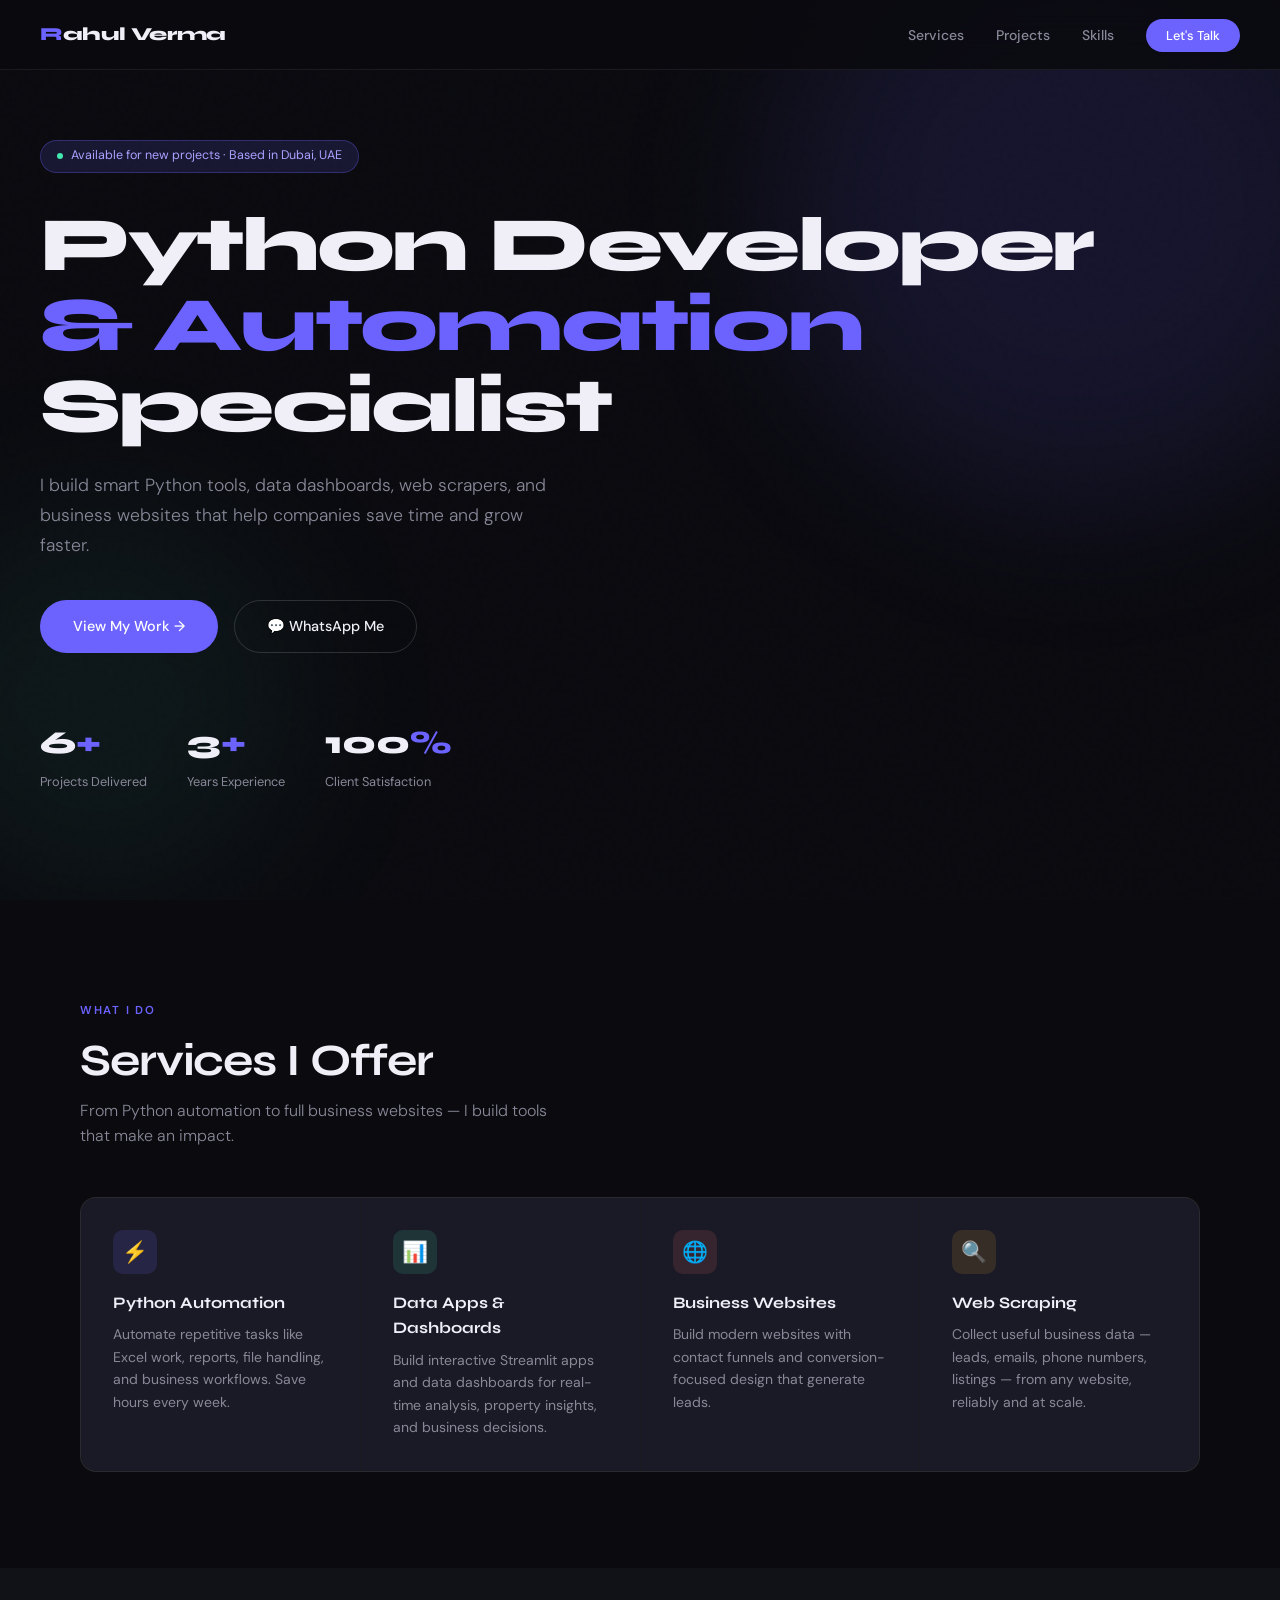
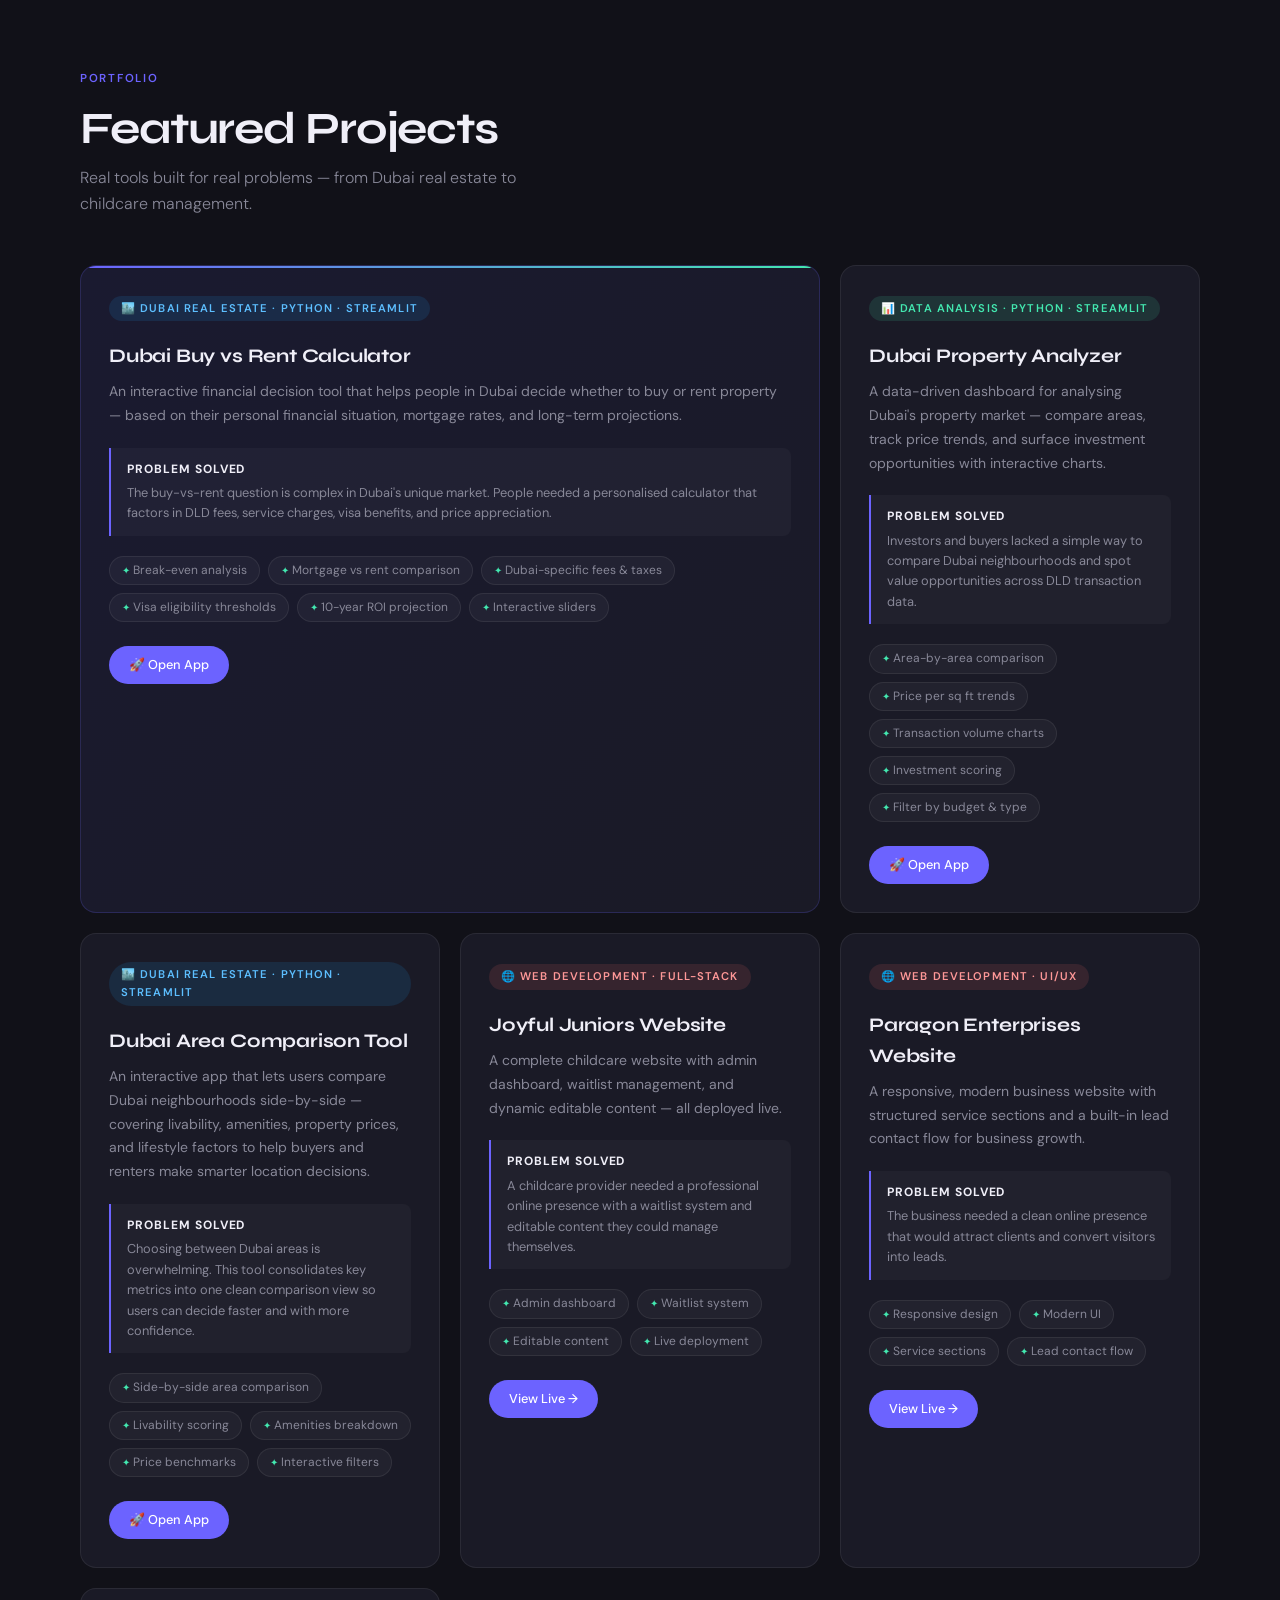
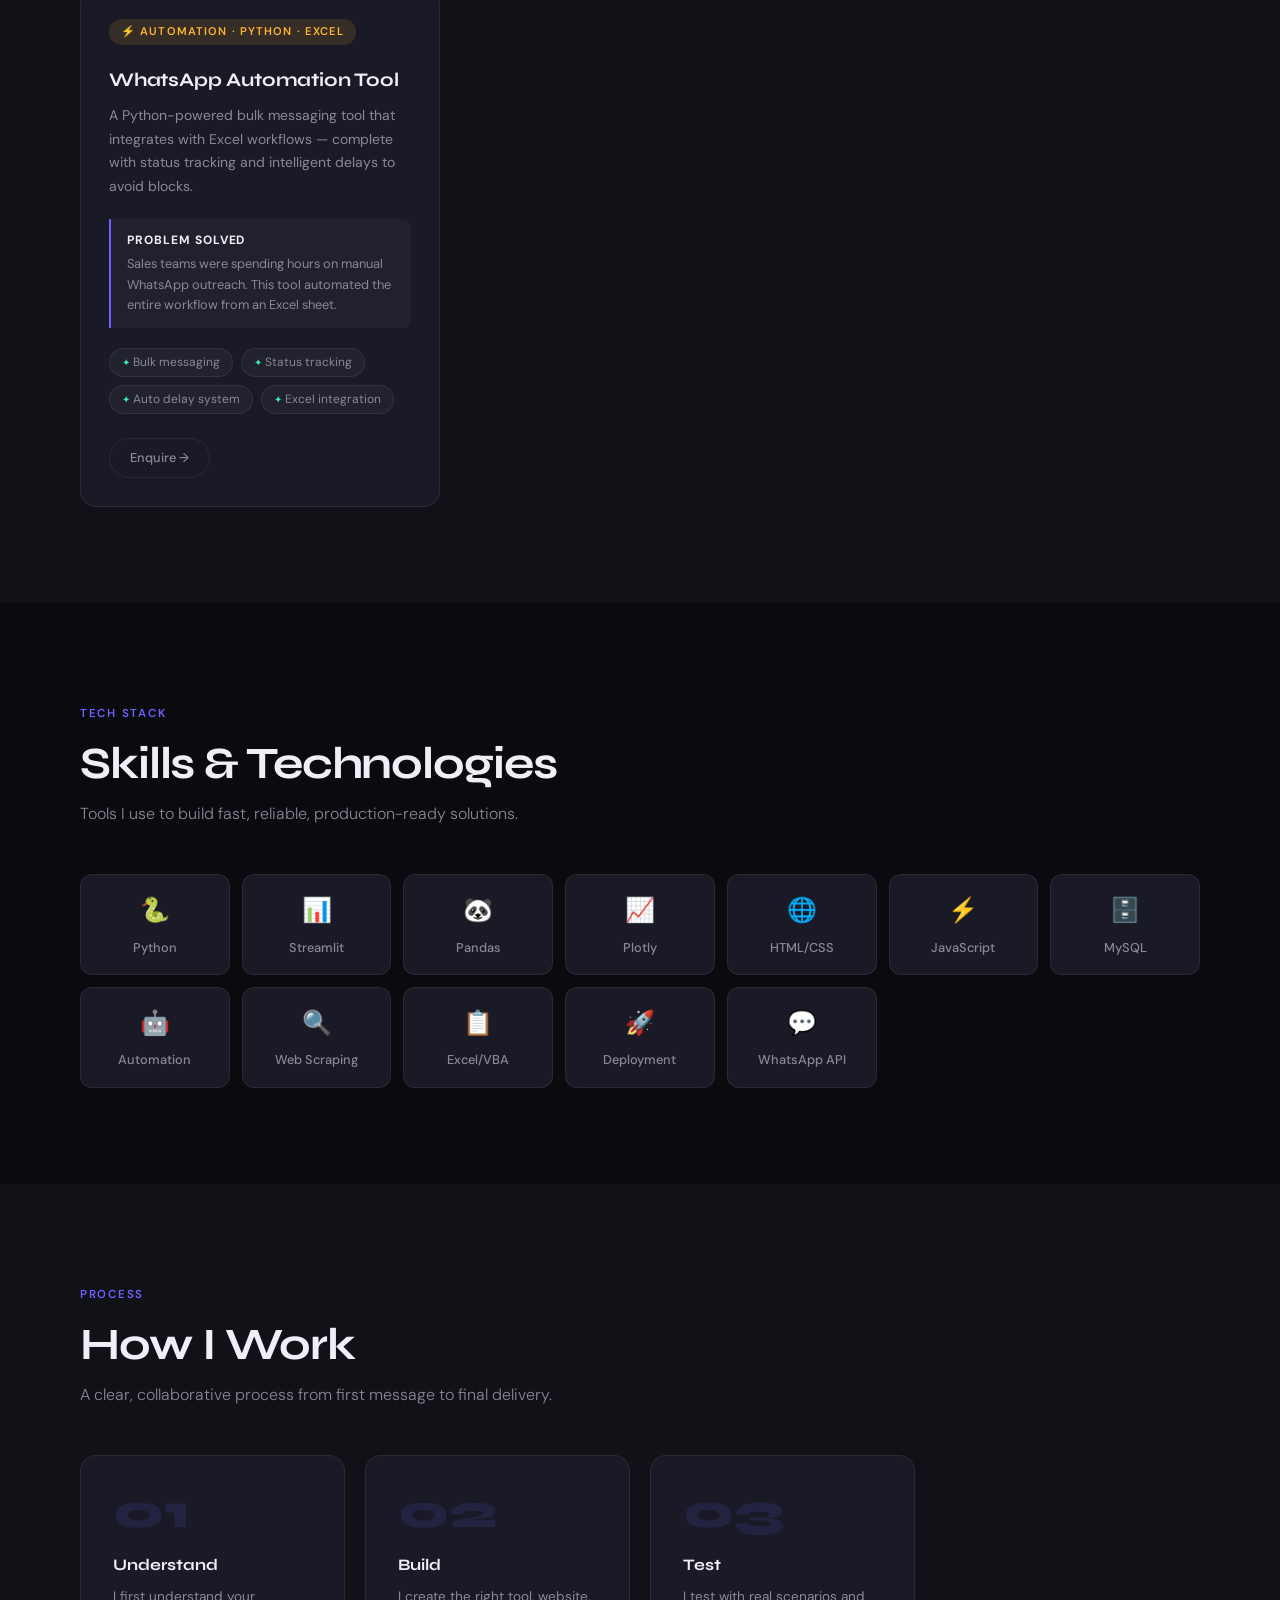
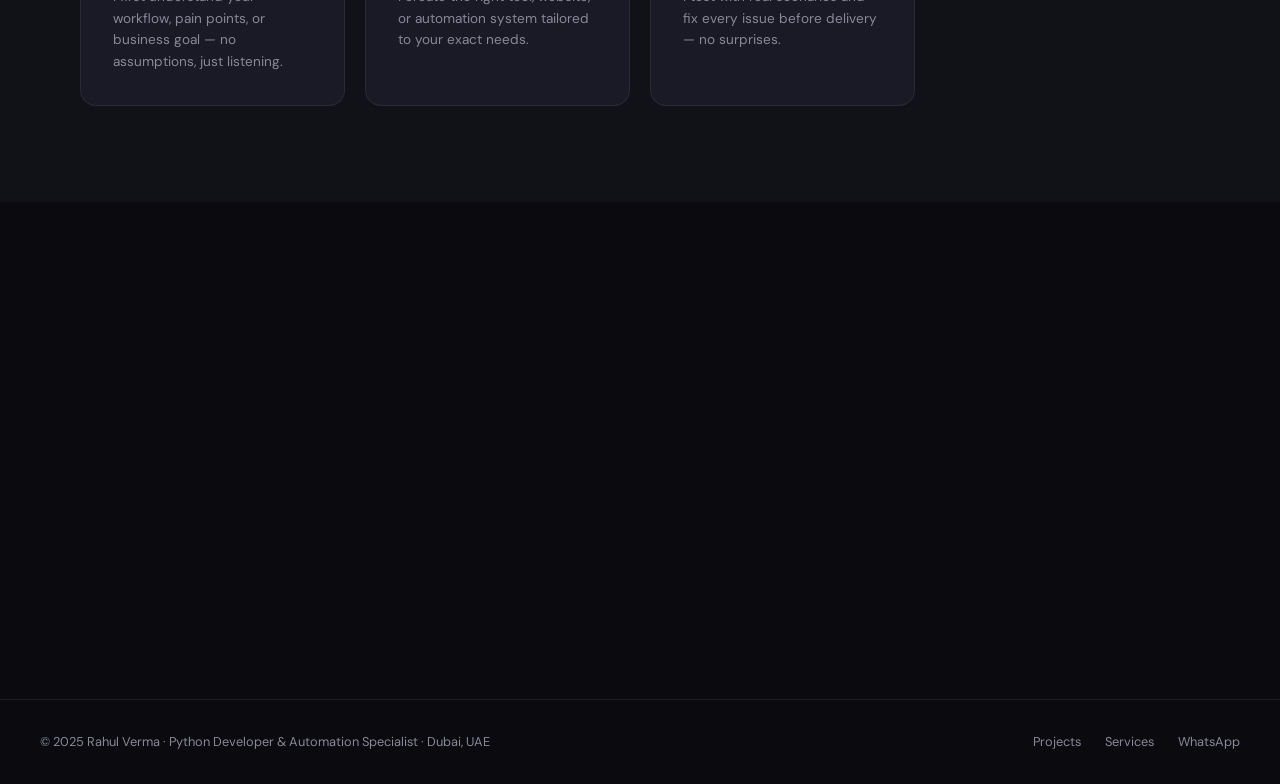
<file: index.html>
<!DOCTYPE html>
<html lang="en">
<head>
<meta charset="UTF-8">
<meta name="viewport" content="width=device-width, initial-scale=1.0">
<title>Rahul Verma | Python Developer & Automation Specialist</title>
<meta name="description" content="Rahul Verma builds Python automation tools, websites, scraping systems and custom business solutions for companies that want to save time and grow faster.">
<link rel="preconnect" href="https://fonts.googleapis.com">
<link rel="preconnect" href="https://fonts.gstatic.com" crossorigin>
<link href="https://fonts.googleapis.com/css2?family=Syne:wght@400;600;700;800&family=DM+Sans:wght@300;400;500&display=swap" rel="stylesheet">
<style>
  :root {
    --bg: #0a0a0f;
    --bg2: #111118;
    --bg3: #16161f;
    --card: #1a1a26;
    --border: rgba(255,255,255,0.07);
    --border-hover: rgba(255,255,255,0.15);
    --text: #f0eff8;
    --muted: #888898;
    --accent: #6c63ff;
    --accent2: #ff6b6b;
    --accent3: #43e8b0;
    --accent-glow: rgba(108,99,255,0.15);
  }

  * { margin: 0; padding: 0; box-sizing: border-box; }

  html { scroll-behavior: smooth; }

  body {
    background: var(--bg);
    color: var(--text);
    font-family: 'DM Sans', sans-serif;
    font-weight: 400;
    line-height: 1.6;
    overflow-x: hidden;
  }

  /* ── NOISE TEXTURE OVERLAY ── */
  body::before {
    content: '';
    position: fixed; inset: 0;
    background-image: url("data:image/svg+xml,%3Csvg viewBox='0 0 200 200' xmlns='http://www.w3.org/2000/svg'%3E%3Cfilter id='n'%3E%3CfeTurbulence type='fractalNoise' baseFrequency='0.9' numOctaves='4' stitchTiles='stitch'/%3E%3C/filter%3E%3Crect width='100%25' height='100%25' filter='url(%23n)' opacity='0.04'/%3E%3C/svg%3E");
    pointer-events: none;
    z-index: 0;
    opacity: 0.4;
  }

  /* ── NAV ── */
  nav {
    position: fixed; top: 0; left: 0; right: 0;
    z-index: 100;
    padding: 1.25rem 2.5rem;
    display: flex; align-items: center; justify-content: space-between;
    background: rgba(10,10,15,0.85);
    backdrop-filter: blur(16px);
    border-bottom: 1px solid var(--border);
  }

  .nav-logo {
    font-family: 'Syne', sans-serif;
    font-weight: 800;
    font-size: 1.15rem;
    letter-spacing: -0.02em;
    color: var(--text);
    text-decoration: none;
  }

  .nav-logo span { color: var(--accent); }

  nav ul { list-style: none; display: flex; gap: 2rem; align-items: center; }
  nav a { color: var(--muted); text-decoration: none; font-size: 0.875rem; font-weight: 500; transition: color 0.2s; }
  nav a:hover { color: var(--text); }

  .nav-cta {
    background: var(--accent) !important;
    color: white !important;
    padding: 0.5rem 1.25rem;
    border-radius: 100px;
    font-size: 0.8rem !important;
    transition: opacity 0.2s !important;
  }
  .nav-cta:hover { opacity: 0.85; color: white !important; }

  /* ── HERO ── */
  .hero {
    position: relative;
    min-height: 100vh;
    display: flex; align-items: center;
    padding: 6rem 2.5rem 4rem;
    overflow: hidden;
  }

  .hero-orb {
    position: absolute;
    border-radius: 50%;
    filter: blur(80px);
    pointer-events: none;
  }
  .hero-orb-1 {
    width: 600px; height: 600px;
    background: rgba(108,99,255,0.12);
    top: -100px; right: -100px;
  }
  .hero-orb-2 {
    width: 400px; height: 400px;
    background: rgba(67,232,176,0.06);
    bottom: 0; left: -100px;
  }

  .hero-inner {
    position: relative; z-index: 1;
    max-width: 1200px; margin: 0 auto;
    width: 100%;
  }

  .hero-badge {
    display: inline-flex; align-items: center; gap: 0.5rem;
    background: var(--accent-glow);
    border: 1px solid rgba(108,99,255,0.3);
    padding: 0.35rem 1rem;
    border-radius: 100px;
    font-size: 0.78rem;
    color: #a8a2ff;
    margin-bottom: 2rem;
    animation: fadeUp 0.6s ease both;
  }

  .badge-dot {
    width: 6px; height: 6px;
    background: var(--accent3);
    border-radius: 50%;
    animation: pulse 2s infinite;
  }

  @keyframes pulse {
    0%, 100% { opacity: 1; transform: scale(1); }
    50% { opacity: 0.5; transform: scale(0.8); }
  }

  h1 {
    font-family: 'Syne', sans-serif;
    font-weight: 800;
    font-size: clamp(2.8rem, 6vw, 5rem);
    line-height: 1.05;
    letter-spacing: -0.03em;
    margin-bottom: 1.5rem;
    animation: fadeUp 0.6s 0.1s ease both;
  }

  h1 .line2 { color: var(--accent); }

  .hero-sub {
    font-size: 1.1rem;
    color: var(--muted);
    max-width: 520px;
    line-height: 1.7;
    margin-bottom: 2.5rem;
    font-weight: 300;
    animation: fadeUp 0.6s 0.2s ease both;
  }

  .hero-actions {
    display: flex; gap: 1rem; flex-wrap: wrap;
    animation: fadeUp 0.6s 0.3s ease both;
  }

  .btn-primary {
    display: inline-flex; align-items: center; gap: 0.5rem;
    background: var(--accent);
    color: white;
    text-decoration: none;
    padding: 0.85rem 2rem;
    border-radius: 100px;
    font-weight: 500;
    font-size: 0.9rem;
    transition: all 0.2s;
    border: 1px solid transparent;
  }
  .btn-primary:hover { background: #7c74ff; transform: translateY(-1px); }

  .btn-secondary {
    display: inline-flex; align-items: center; gap: 0.5rem;
    background: transparent;
    color: var(--text);
    text-decoration: none;
    padding: 0.85rem 2rem;
    border-radius: 100px;
    font-weight: 500;
    font-size: 0.9rem;
    border: 1px solid var(--border-hover);
    transition: all 0.2s;
  }
  .btn-secondary:hover { border-color: rgba(255,255,255,0.3); background: rgba(255,255,255,0.04); }

  .hero-stats {
    display: flex; gap: 2.5rem; margin-top: 4rem;
    animation: fadeUp 0.6s 0.4s ease both;
  }

  .stat-num {
    font-family: 'Syne', sans-serif;
    font-size: 2rem; font-weight: 800;
    color: var(--text);
  }
  .stat-num span { color: var(--accent); }
  .stat-label { font-size: 0.8rem; color: var(--muted); margin-top: 0.25rem; }

  @keyframes fadeUp {
    from { opacity: 0; transform: translateY(20px); }
    to { opacity: 1; transform: translateY(0); }
  }

  /* ── SECTIONS ── */
  section { position: relative; z-index: 1; }

  .section-inner {
    max-width: 1200px;
    margin: 0 auto;
    padding: 6rem 2.5rem;
  }

  .section-label {
    display: inline-block;
    font-size: 0.72rem;
    font-weight: 600;
    letter-spacing: 0.15em;
    text-transform: uppercase;
    color: var(--accent);
    margin-bottom: 1rem;
  }

  h2 {
    font-family: 'Syne', sans-serif;
    font-size: clamp(1.8rem, 3.5vw, 2.8rem);
    font-weight: 700;
    letter-spacing: -0.025em;
    margin-bottom: 0.75rem;
    line-height: 1.1;
  }

  .section-sub {
    color: var(--muted);
    font-size: 1rem;
    max-width: 480px;
    margin-bottom: 3rem;
    font-weight: 300;
  }

  /* ── SERVICES ── */
  .services-grid {
    display: grid;
    grid-template-columns: repeat(auto-fit, minmax(240px, 1fr));
    gap: 1px;
    background: var(--border);
    border: 1px solid var(--border);
    border-radius: 16px;
    overflow: hidden;
  }

  .service-card {
    background: var(--card);
    padding: 2rem;
    transition: background 0.2s;
  }
  .service-card:hover { background: #1e1e2e; }

  .service-icon {
    width: 44px; height: 44px;
    border-radius: 10px;
    display: flex; align-items: center; justify-content: center;
    font-size: 1.3rem;
    margin-bottom: 1rem;
  }
  .icon-purple { background: rgba(108,99,255,0.15); }
  .icon-teal   { background: rgba(67,232,176,0.12); }
  .icon-coral  { background: rgba(255,107,107,0.12); }
  .icon-amber  { background: rgba(255,180,50,0.12); }

  .service-card h3 {
    font-family: 'Syne', sans-serif;
    font-size: 1rem; font-weight: 700;
    margin-bottom: 0.5rem;
  }

  .service-card p { font-size: 0.875rem; color: var(--muted); line-height: 1.6; }

  /* ── PROJECTS ── */
  #projects { background: var(--bg2); }

  .projects-grid {
    display: grid;
    grid-template-columns: repeat(auto-fit, minmax(340px, 1fr));
    gap: 1.25rem;
  }

  .project-card {
    background: var(--card);
    border: 1px solid var(--border);
    border-radius: 16px;
    padding: 1.75rem;
    transition: all 0.25s;
    position: relative;
    overflow: hidden;
  }
  .project-card::before {
    content: '';
    position: absolute; top: 0; left: 0; right: 0; height: 2px;
    background: linear-gradient(90deg, var(--accent), var(--accent3));
    opacity: 0;
    transition: opacity 0.25s;
  }
  .project-card:hover {
    border-color: var(--border-hover);
    transform: translateY(-3px);
  }
  .project-card:hover::before { opacity: 1; }

  .project-card.featured {
    grid-column: span 2;
    background: linear-gradient(135deg, #1a1a30 0%, #1a1a26 100%);
    border-color: rgba(108,99,255,0.2);
  }
  .project-card.featured::before { opacity: 1; }

  @media (max-width: 768px) {
    .project-card.featured { grid-column: span 1; }
  }

  .project-tag {
    display: inline-block;
    font-size: 0.7rem;
    font-weight: 600;
    letter-spacing: 0.1em;
    text-transform: uppercase;
    padding: 0.25rem 0.75rem;
    border-radius: 100px;
    margin-bottom: 1.25rem;
  }
  .tag-python   { background: rgba(108,99,255,0.15); color: #a8a2ff; }
  .tag-data     { background: rgba(67,232,176,0.12); color: #43e8b0; }
  .tag-web      { background: rgba(255,107,107,0.12); color: #ff9898; }
  .tag-auto     { background: rgba(255,180,50,0.12); color: #ffb432; }
  .tag-dubai    { background: rgba(30,160,255,0.12); color: #5dbfff; }

  .project-card h3 {
    font-family: 'Syne', sans-serif;
    font-size: 1.2rem; font-weight: 700;
    margin-bottom: 0.5rem;
    letter-spacing: -0.01em;
  }

  .project-desc { font-size: 0.875rem; color: var(--muted); margin-bottom: 1.25rem; line-height: 1.7; }

  .project-problem {
    background: rgba(255,255,255,0.03);
    border-left: 2px solid var(--accent);
    padding: 0.75rem 1rem;
    border-radius: 0 8px 8px 0;
    font-size: 0.8rem;
    color: var(--muted);
    margin-bottom: 1.25rem;
    line-height: 1.6;
  }
  .project-problem strong { color: var(--text); display: block; margin-bottom: 0.25rem; font-size: 0.75rem; text-transform: uppercase; letter-spacing: 0.08em; }

  .feature-list {
    list-style: none;
    display: flex; flex-wrap: wrap; gap: 0.5rem;
    margin-bottom: 1.5rem;
  }
  .feature-list li {
    font-size: 0.75rem;
    color: var(--muted);
    background: rgba(255,255,255,0.04);
    border: 1px solid var(--border);
    padding: 0.25rem 0.75rem;
    border-radius: 100px;
  }
  .feature-list li::before { content: '✦ '; font-size: 0.6rem; color: var(--accent3); }

  .project-links { display: flex; gap: 0.75rem; }

  .link-primary {
    display: inline-flex; align-items: center; gap: 0.4rem;
    background: var(--accent);
    color: white;
    text-decoration: none;
    padding: 0.55rem 1.25rem;
    border-radius: 100px;
    font-size: 0.8rem;
    font-weight: 500;
    transition: all 0.2s;
  }
  .link-primary:hover { background: #7c74ff; }

  .link-ghost {
    display: inline-flex; align-items: center; gap: 0.4rem;
    background: transparent;
    color: var(--muted);
    text-decoration: none;
    padding: 0.55rem 1.25rem;
    border-radius: 100px;
    font-size: 0.8rem;
    font-weight: 500;
    border: 1px solid var(--border);
    transition: all 0.2s;
  }
  .link-ghost:hover { border-color: var(--border-hover); color: var(--text); }

  /* ── SKILLS ── */
  .skills-section { background: var(--bg); }

  .skills-grid {
    display: grid;
    grid-template-columns: repeat(auto-fit, minmax(140px, 1fr));
    gap: 0.75rem;
  }

  .skill-chip {
    background: var(--card);
    border: 1px solid var(--border);
    border-radius: 12px;
    padding: 1rem;
    text-align: center;
    font-size: 0.8rem;
    color: var(--muted);
    font-weight: 500;
    transition: all 0.2s;
  }
  .skill-chip:hover { border-color: var(--border-hover); color: var(--text); background: #1e1e2e; }
  .skill-chip .skill-icon { font-size: 1.5rem; margin-bottom: 0.5rem; display: block; }

  /* ── HOW I WORK ── */
  .process-section { background: var(--bg2); }

  .process-steps {
    display: grid;
    grid-template-columns: repeat(auto-fit, minmax(200px, 1fr));
    gap: 1.25rem;
    position: relative;
  }

  .process-step {
    background: var(--card);
    border: 1px solid var(--border);
    border-radius: 16px;
    padding: 2rem;
  }

  .step-num {
    font-family: 'Syne', sans-serif;
    font-size: 3rem; font-weight: 800;
    color: rgba(108,99,255,0.12);
    line-height: 1;
    margin-bottom: 1rem;
  }

  .process-step h3 {
    font-family: 'Syne', sans-serif;
    font-size: 1rem; font-weight: 700;
    margin-bottom: 0.5rem;
  }
  .process-step p { font-size: 0.85rem; color: var(--muted); line-height: 1.6; }

  /* ── CTA ── */
  .cta-section {
    background: var(--bg);
    text-align: center;
  }

  .cta-box {
    background: linear-gradient(135deg, #16162a 0%, #1a1a26 100%);
    border: 1px solid rgba(108,99,255,0.2);
    border-radius: 24px;
    padding: 4rem 2rem;
    position: relative;
    overflow: hidden;
  }

  .cta-box::before {
    content: '';
    position: absolute;
    top: -50%; left: 50%;
    transform: translateX(-50%);
    width: 500px; height: 500px;
    background: rgba(108,99,255,0.06);
    border-radius: 50%;
    filter: blur(60px);
  }

  .cta-box h2 { font-size: clamp(1.8rem, 4vw, 2.8rem); margin-bottom: 1rem; position: relative; }
  .cta-box p { color: var(--muted); margin-bottom: 2rem; font-size: 1rem; position: relative; }

  .cta-actions { display: flex; gap: 1rem; justify-content: center; flex-wrap: wrap; position: relative; }

  /* ── FOOTER ── */
  footer {
    background: var(--bg);
    border-top: 1px solid var(--border);
    padding: 2rem 2.5rem;
    display: flex;
    align-items: center; justify-content: space-between;
    flex-wrap: wrap; gap: 1rem;
  }

  footer p { font-size: 0.8rem; color: var(--muted); }
  .footer-links { display: flex; gap: 1.5rem; }
  .footer-links a { font-size: 0.8rem; color: var(--muted); text-decoration: none; transition: color 0.2s; }
  .footer-links a:hover { color: var(--text); }

  /* ── SCROLL REVEAL ── */
  .reveal {
    opacity: 0;
    transform: translateY(24px);
    transition: opacity 0.6s ease, transform 0.6s ease;
  }
  .reveal.visible {
    opacity: 1;
    transform: translateY(0);
  }

  /* ── RESPONSIVE ── */
  @media (max-width: 640px) {
    nav ul { display: none; }
    .hero { padding: 5rem 1.5rem 3rem; }
    .section-inner { padding: 4rem 1.5rem; }
    .hero-stats { gap: 1.5rem; }
    footer { flex-direction: column; text-align: center; }
  }
</style>
  <!-- Google tag (gtag.js) -->
<script async src="https://www.googletagmanager.com/gtag/js?id=G-6VPGC5BE22"></script>
<script>
  window.dataLayer = window.dataLayer || [];
  function gtag(){dataLayer.push(arguments);}
  gtag('js', new Date());
  gtag('config', 'G-6VPGC5BE22');
</script>
</head>
<body>

<!-- NAV -->
<nav>
  <a class="nav-logo" href="#"><span>R</span>ahul Verma</a>
  <ul>
    <li><a href="#services">Services</a></li>
    <li><a href="#projects">Projects</a></li>
    <li><a href="#skills">Skills</a></li>
    <li><a href="https://wa.me/971582361056?text=Hi Rahul, I saw your portfolio. I want to discuss a project." class="nav-cta">Let's Talk</a></li>
  </ul>
</nav>

<!-- HERO -->
<section class="hero">
  <div class="hero-orb hero-orb-1"></div>
  <div class="hero-orb hero-orb-2"></div>
  <div class="hero-inner">
    <div class="hero-badge">
      <span class="badge-dot"></span>
      Available for new projects · Based in Dubai, UAE
    </div>
    <h1>
      Python Developer<br>
      <span class="line2">&amp; Automation</span><br>
      Specialist
    </h1>
    <p class="hero-sub">
      I build smart Python tools, data dashboards, web scrapers, and business websites that help companies save time and grow faster.
    </p>
    <div class="hero-actions">
      <a href="#projects" class="btn-primary">View My Work →</a>
      <a href="https://wa.me/971582361056?text=Hi Rahul, I saw your portfolio. I want to discuss a project." class="btn-secondary">💬 WhatsApp Me</a>
    </div>
    <div class="hero-stats">
      <div>
        <div class="stat-num">6<span>+</span></div>
        <div class="stat-label">Projects Delivered</div>
      </div>
      <div>
        <div class="stat-num">3<span>+</span></div>
        <div class="stat-label">Years Experience</div>
      </div>
      <div>
        <div class="stat-num">100<span>%</span></div>
        <div class="stat-label">Client Satisfaction</div>
      </div>
    </div>
  </div>
</section>

<!-- SERVICES -->
<section id="services">
  <div class="section-inner">
    <span class="section-label reveal">What I Do</span>
    <h2 class="reveal">Services I Offer</h2>
    <p class="section-sub reveal">From Python automation to full business websites — I build tools that make an impact.</p>
    <div class="services-grid reveal">
      <div class="service-card">
        <div class="service-icon icon-purple">⚡</div>
        <h3>Python Automation</h3>
        <p>Automate repetitive tasks like Excel work, reports, file handling, and business workflows. Save hours every week.</p>
      </div>
      <div class="service-card">
        <div class="service-icon icon-teal">📊</div>
        <h3>Data Apps & Dashboards</h3>
        <p>Build interactive Streamlit apps and data dashboards for real-time analysis, property insights, and business decisions.</p>
      </div>
      <div class="service-card">
        <div class="service-icon icon-coral">🌐</div>
        <h3>Business Websites</h3>
        <p>Build modern websites with contact funnels and conversion-focused design that generate leads.</p>
      </div>
      <div class="service-card">
        <div class="service-icon icon-amber">🔍</div>
        <h3>Web Scraping</h3>
        <p>Collect useful business data — leads, emails, phone numbers, listings — from any website, reliably and at scale.</p>
      </div>
    </div>
  </div>
</section>

<!-- PROJECTS -->
<section id="projects">
  <div class="section-inner">
    <span class="section-label reveal">Portfolio</span>
    <h2 class="reveal">Featured Projects</h2>
    <p class="section-sub reveal">Real tools built for real problems — from Dubai real estate to childcare management.</p>

    <div class="projects-grid">

      <!-- PROJECT 1 — Dubai Buying vs Rental Calculator (FEATURED) -->
      <div class="project-card featured reveal">
        <span class="project-tag tag-dubai">🏙️ Dubai Real Estate · Python · Streamlit</span>
        <h3>Dubai Buy vs Rent Calculator</h3>
        <p class="project-desc">An interactive financial decision tool that helps people in Dubai decide whether to buy or rent property — based on their personal financial situation, mortgage rates, and long-term projections.</p>
        <div class="project-problem">
          <strong>Problem Solved</strong>
          The buy-vs-rent question is complex in Dubai's unique market. People needed a personalised calculator that factors in DLD fees, service charges, visa benefits, and price appreciation.
        </div>
        <ul class="feature-list">
          <li>Break-even analysis</li>
          <li>Mortgage vs rent comparison</li>
          <li>Dubai-specific fees & taxes</li>
          <li>Visa eligibility thresholds</li>
          <li>10-year ROI projection</li>
          <li>Interactive sliders</li>
        </ul>
        <div class="project-links">
          <a href="https://dubai-buying-rental-calculator-5dwwzerth54gcbuwrzfib9.streamlit.app/" target="_blank" class="link-primary">🚀 Open App</a>
        </div>
      </div>

      <!-- PROJECT 2 — Dubai Property Analyzer -->
      <div class="project-card reveal">
        <span class="project-tag tag-data">📊 Data Analysis · Python · Streamlit</span>
        <h3>Dubai Property Analyzer</h3>
        <p class="project-desc">A data-driven dashboard for analysing Dubai's property market — compare areas, track price trends, and surface investment opportunities with interactive charts.</p>
        <div class="project-problem">
          <strong>Problem Solved</strong>
          Investors and buyers lacked a simple way to compare Dubai neighbourhoods and spot value opportunities across DLD transaction data.
        </div>
        <ul class="feature-list">
          <li>Area-by-area comparison</li>
          <li>Price per sq ft trends</li>
          <li>Transaction volume charts</li>
          <li>Investment scoring</li>
          <li>Filter by budget & type</li>
        </ul>
        <div class="project-links">
          <a href="https://dubai-property-analyzer-dpqvkvunut6qz5nelomkqp.streamlit.app/" target="_blank" class="link-primary">🚀 Open App</a>
        </div>
      </div>

      <!-- PROJECT 3 — Dubai Area Comparison -->
      <div class="project-card reveal">
        <span class="project-tag tag-dubai">🏙️ Dubai Real Estate · Python · Streamlit</span>
        <h3>Dubai Area Comparison Tool</h3>
        <p class="project-desc">An interactive app that lets users compare Dubai neighbourhoods side-by-side — covering livability, amenities, property prices, and lifestyle factors to help buyers and renters make smarter location decisions.</p>
        <div class="project-problem">
          <strong>Problem Solved</strong>
          Choosing between Dubai areas is overwhelming. This tool consolidates key metrics into one clean comparison view so users can decide faster and with more confidence.
        </div>
        <ul class="feature-list">
          <li>Side-by-side area comparison</li>
          <li>Livability scoring</li>
          <li>Amenities breakdown</li>
          <li>Price benchmarks</li>
          <li>Interactive filters</li>
        </ul>
        <div class="project-links">
          <a href="https://dubai-area-comparison-qxacd3axcrwss2vwwebpub.streamlit.app/" target="_blank" class="link-primary">🚀 Open App</a>
        </div>
      </div>

      <!-- PROJECT 4 — Joyful Juniors -->
      <div class="project-card reveal">
        <span class="project-tag tag-web">🌐 Web Development · Full-Stack</span>
        <h3>Joyful Juniors Website</h3>
        <p class="project-desc">A complete childcare website with admin dashboard, waitlist management, and dynamic editable content — all deployed live.</p>
        <div class="project-problem">
          <strong>Problem Solved</strong>
          A childcare provider needed a professional online presence with a waitlist system and editable content they could manage themselves.
        </div>
        <ul class="feature-list">
          <li>Admin dashboard</li>
          <li>Waitlist system</li>
          <li>Editable content</li>
          <li>Live deployment</li>
        </ul>
        <div class="project-links">
          <a href="https://dayhome.therahulverma.com/" target="_blank" class="link-primary">View Live →</a>
        </div>
      </div>

      <!-- PROJECT 4 — Paragon Enterprises -->
      <div class="project-card reveal">
        <span class="project-tag tag-web">🌐 Web Development · UI/UX</span>
        <h3>Paragon Enterprises Website</h3>
        <p class="project-desc">A responsive, modern business website with structured service sections and a built-in lead contact flow for business growth.</p>
        <div class="project-problem">
          <strong>Problem Solved</strong>
          The business needed a clean online presence that would attract clients and convert visitors into leads.
        </div>
        <ul class="feature-list">
          <li>Responsive design</li>
          <li>Modern UI</li>
          <li>Service sections</li>
          <li>Lead contact flow</li>
        </ul>
        <div class="project-links">
          <a href="http://rago.therahulverma.com/" target="_blank" class="link-primary">View Live →</a>
        </div>
      </div>

      <!-- PROJECT 5 — WhatsApp Automation -->
      <div class="project-card reveal">
        <span class="project-tag tag-auto">⚡ Automation · Python · Excel</span>
        <h3>WhatsApp Automation Tool</h3>
        <p class="project-desc">A Python-powered bulk messaging tool that integrates with Excel workflows — complete with status tracking and intelligent delays to avoid blocks.</p>
        <div class="project-problem">
          <strong>Problem Solved</strong>
          Sales teams were spending hours on manual WhatsApp outreach. This tool automated the entire workflow from an Excel sheet.
        </div>
        <ul class="feature-list">
          <li>Bulk messaging</li>
          <li>Status tracking</li>
          <li>Auto delay system</li>
          <li>Excel integration</li>
        </ul>
        <div class="project-links">
          <a href="https://wa.me/971582361056?text=Hi Rahul, I'd like to know more about the WhatsApp Automation Tool." target="_blank" class="link-ghost">Enquire →</a>
        </div>
      </div>

    </div>
  </div>
</section>

<!-- SKILLS -->
<section id="skills" class="skills-section">
  <div class="section-inner">
    <span class="section-label reveal">Tech Stack</span>
    <h2 class="reveal">Skills & Technologies</h2>
    <p class="section-sub reveal">Tools I use to build fast, reliable, production-ready solutions.</p>
    <div class="skills-grid reveal">
      <div class="skill-chip"><span class="skill-icon">🐍</span>Python</div>
      <div class="skill-chip"><span class="skill-icon">📊</span>Streamlit</div>
      <div class="skill-chip"><span class="skill-icon">🐼</span>Pandas</div>
      <div class="skill-chip"><span class="skill-icon">📈</span>Plotly</div>
      <div class="skill-chip"><span class="skill-icon">🌐</span>HTML/CSS</div>
      <div class="skill-chip"><span class="skill-icon">⚡</span>JavaScript</div>
      <div class="skill-chip"><span class="skill-icon">🗄️</span>MySQL</div>
      <div class="skill-chip"><span class="skill-icon">🤖</span>Automation</div>
      <div class="skill-chip"><span class="skill-icon">🔍</span>Web Scraping</div>
      <div class="skill-chip"><span class="skill-icon">📋</span>Excel/VBA</div>
      <div class="skill-chip"><span class="skill-icon">🚀</span>Deployment</div>
      <div class="skill-chip"><span class="skill-icon">💬</span>WhatsApp API</div>
    </div>
  </div>
</section>

<!-- HOW I WORK -->
<section class="process-section">
  <div class="section-inner">
    <span class="section-label reveal">Process</span>
    <h2 class="reveal">How I Work</h2>
    <p class="section-sub reveal">A clear, collaborative process from first message to final delivery.</p>
    <div class="process-steps">
      <div class="process-step reveal">
        <div class="step-num">01</div>
        <h3>Understand</h3>
        <p>I first understand your workflow, pain points, or business goal — no assumptions, just listening.</p>
      </div>
      <div class="process-step reveal">
        <div class="step-num">02</div>
        <h3>Build</h3>
        <p>I create the right tool, website, or automation system tailored to your exact needs.</p>
      </div>
      <div class="process-step reveal">
        <div class="step-num">03</div>
        <h3>Test</h3>
        <p>I test with real scenarios and fix every issue before delivery — no surprises.</p>
      </div>
      <div class="process-step reveal">
        <div class="step-num">04</div>
        <h3>Support</h3>
        <p>I help you use it smoothly and keep improving it as your needs grow.</p>
      </div>
    </div>
  </div>
</section>

<!-- CTA -->
<section class="cta-section">
  <div class="section-inner">
    <div class="cta-box reveal">
      <h2>Have an idea or a repetitive task?</h2>
      <p>Send me a message on WhatsApp and let's figure out what to build.</p>
      <div class="cta-actions">
        <a href="https://wa.me/971582361056?text=Hi Rahul, I saw your portfolio. I want to discuss a project." class="btn-primary" target="_blank">💬 Start a WhatsApp Chat</a>
        <a href="mailto:hello@therahulverma.com" class="btn-secondary">✉️ Send an Email</a>
      </div>
    </div>
  </div>
</section>

<!-- FOOTER -->
<footer>
  <p>© 2025 Rahul Verma · Python Developer & Automation Specialist · Dubai, UAE</p>
  <div class="footer-links">
    <a href="#projects">Projects</a>
    <a href="#services">Services</a>
    <a href="https://wa.me/971582361056" target="_blank">WhatsApp</a>
  </div>
</footer>

<script>
  const observer = new IntersectionObserver((entries) => {
    entries.forEach((entry, i) => {
      if (entry.isIntersecting) {
        setTimeout(() => {
          entry.target.classList.add('visible');
        }, i * 80);
        observer.unobserve(entry.target);
      }
    });
  }, { threshold: 0.1 });

  document.querySelectorAll('.reveal').forEach(el => observer.observe(el));
</script>
</body>
</html>
</file>
